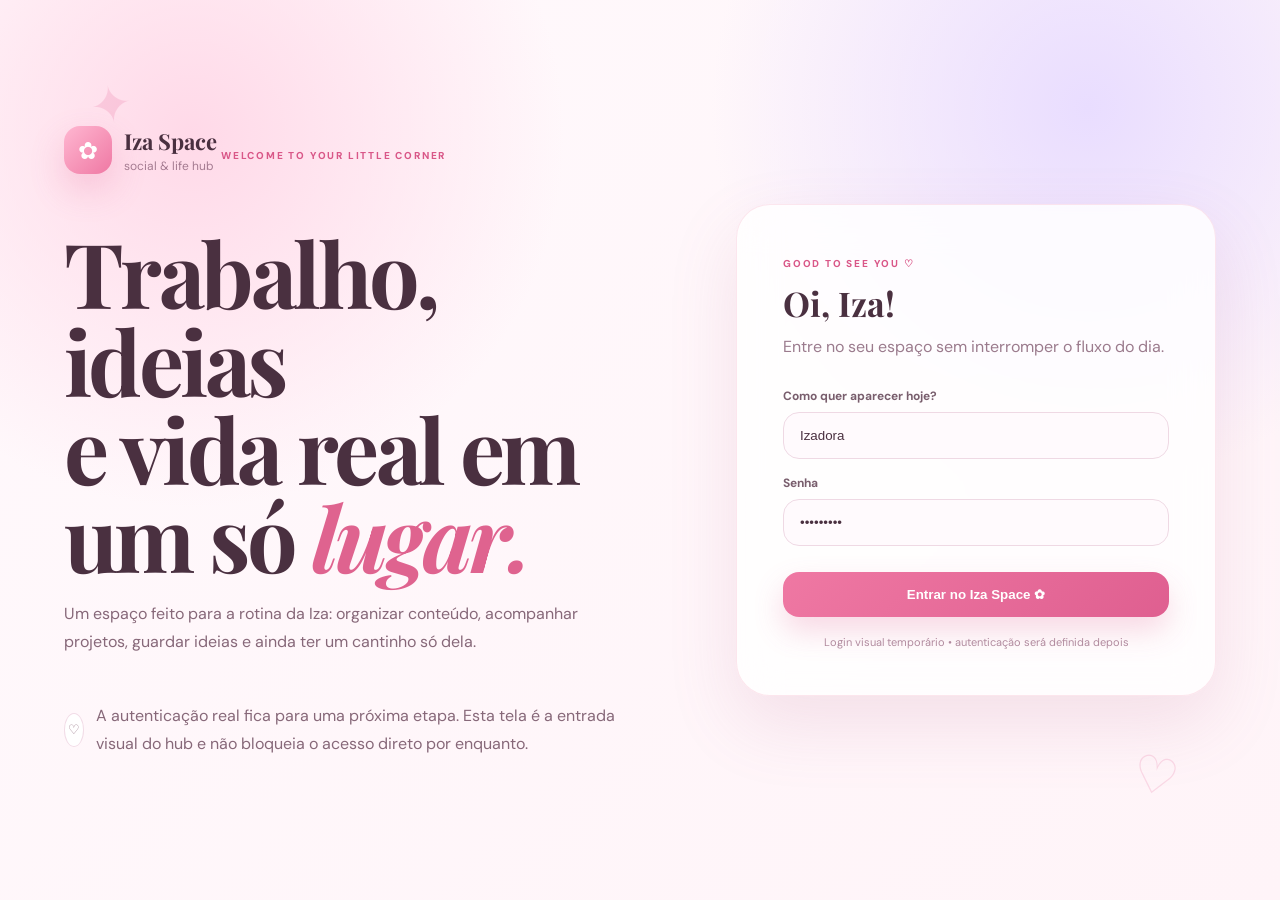
<file: index.html>
<!DOCTYPE html>
<html lang="pt-BR">
<head>
  <meta charset="UTF-8" />
  <meta name="viewport" content="width=device-width, initial-scale=1.0" />
  <meta name="theme-color" content="#ef78a3" />
  <title>Entrar • Iza Space ✿</title>
  <link rel="preconnect" href="https://fonts.googleapis.com">
  <link rel="preconnect" href="https://fonts.gstatic.com" crossorigin>
  <link href="https://fonts.googleapis.com/css2?family=DM+Sans:wght@400;500;600;700&family=Playfair+Display:ital,wght@0,700;1,700&display=swap" rel="stylesheet">
  <link rel="stylesheet" href="login.css" />
</head>
<body>
  <main class="login-shell">
    <span class="spark one">✦</span><span class="spark two">♡</span>
    <section class="login-copy">
      <div class="brand"><div class="brand-mark">✿</div><div><strong>Iza Space</strong><span>social & life hub</span></div></div>
      <span class="eyebrow">welcome to your little corner</span>
      <h1>Trabalho, ideias<br>e vida real em um só <em>lugar.</em></h1>
      <p>Um espaço feito para a rotina da Iza: organizar conteúdo, acompanhar projetos, guardar ideias e ainda ter um cantinho só dela.</p>
      <div class="login-note"><span>♡</span><p>A autenticação real fica para uma próxima etapa. Esta tela é a entrada visual do hub e não bloqueia o acesso direto por enquanto.</p></div>
    </section>

    <section class="login-card">
      <span class="eyebrow">good to see you ♡</span>
      <h2>Oi, Iza!</h2>
      <p>Entre no seu espaço sem interromper o fluxo do dia.</p>
      <form id="loginForm">
        <label class="field"><span>Como quer aparecer hoje?</span><input id="displayName" type="text" value="Izadora" maxlength="40" autocomplete="name" /></label>
        <label class="field"><span>Senha</span><input type="password" value="iza-space" aria-describedby="authNote" autocomplete="current-password" /></label>
        <button class="enter-btn" type="submit">Entrar no Iza Space ✿</button>
      </form>
      <div class="login-foot" id="authNote">Login visual temporário • autenticação será definida depois</div>
    </section>
  </main>
  <div class="transition-curtain" id="transitionCurtain" aria-hidden="true"></div>
  <script src="login.js"></script>
</body>
</html>
</file>
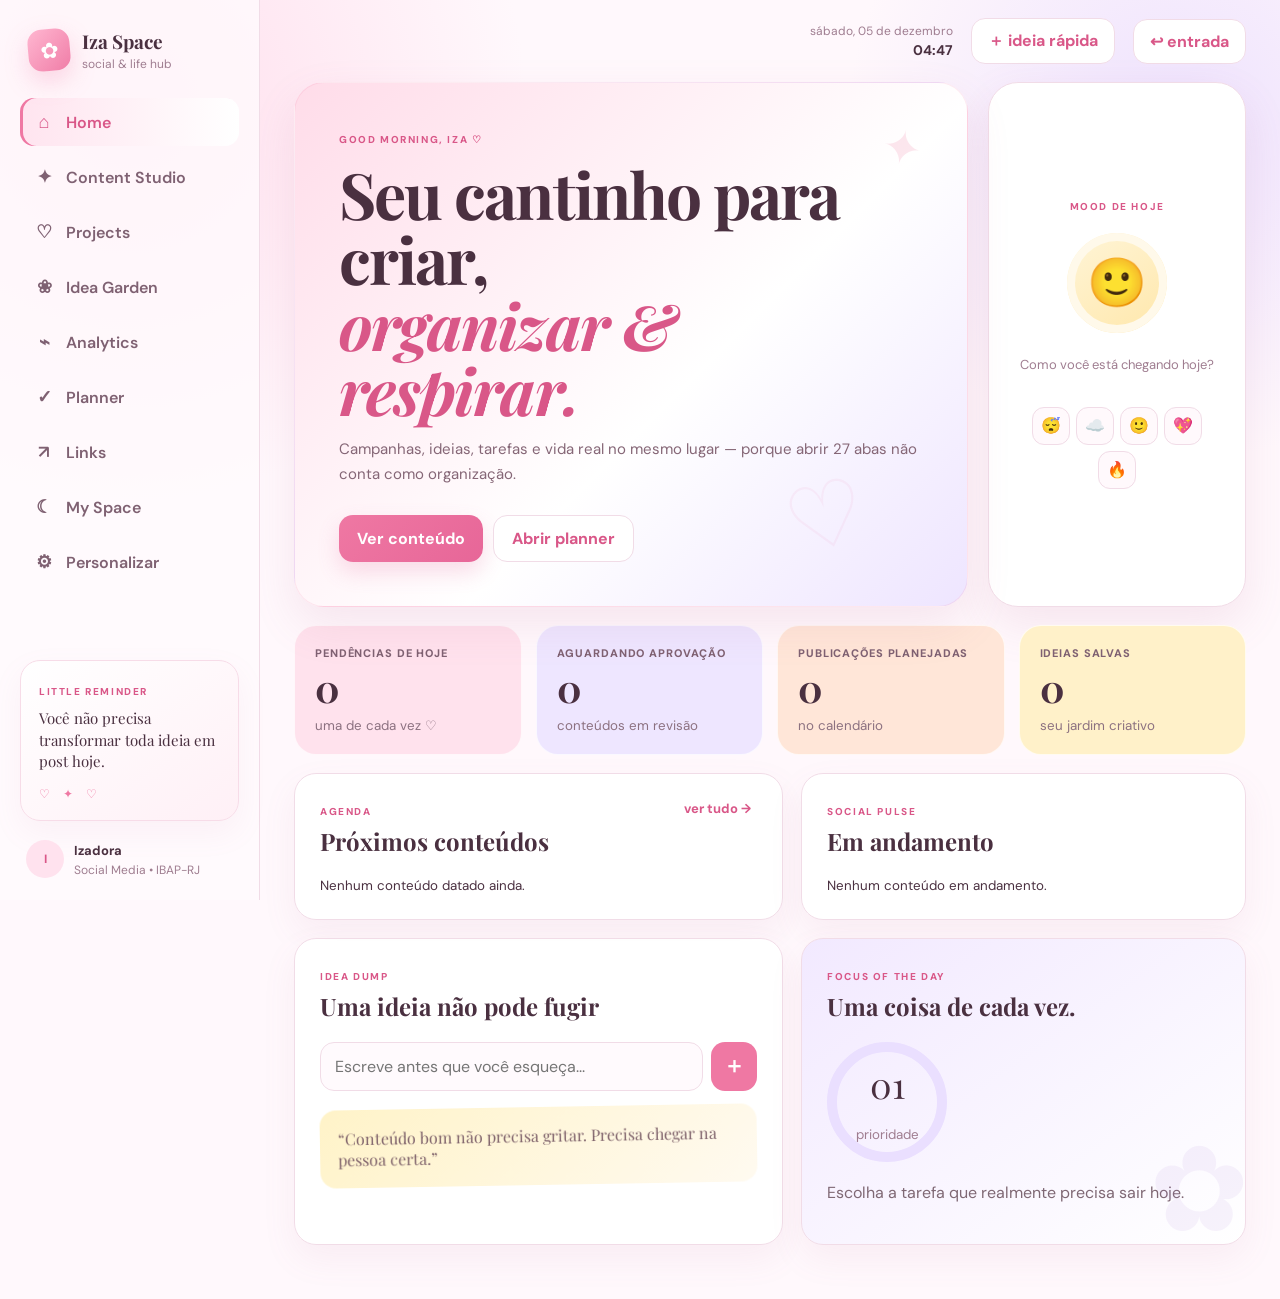
<file: hub.html>
<!DOCTYPE html>
<html lang="pt-BR">
<head>
  <meta charset="UTF-8" />
  <meta name="viewport" content="width=device-width, initial-scale=1.0" />
  <meta name="theme-color" content="#ef78a3" />
  <title>Iza Space ✿</title>
  <link rel="preconnect" href="https://fonts.googleapis.com">
  <link rel="preconnect" href="https://fonts.gstatic.com" crossorigin>
  <link href="https://fonts.googleapis.com/css2?family=DM+Sans:wght@400;500;600;700&family=Playfair+Display:ital,wght@0,700;1,700&display=swap" rel="stylesheet">
  <link rel="stylesheet" href="styles.css" />
  <link rel="stylesheet" href="enhancements.css" />
  <link rel="stylesheet" href="flow.css" />
</head>
<body class="hub-body">
  <div class="app-shell" id="appShell">
    <aside class="sidebar" id="sidebar">
      <div class="brand"><div class="brand-mark">✿</div><div><strong>Iza Space</strong><span>social & life hub</span></div></div>
      <nav class="nav" aria-label="Navegação principal">
        <button class="nav-link active" data-page="home"><span>⌂</span> Home</button>
        <button class="nav-link" data-page="content"><span>✦</span> Content Studio</button>
        <button class="nav-link" data-page="projects"><span>♡</span> Projects</button>
        <button class="nav-link" data-page="ideas"><span>❀</span> Idea Garden</button>
        <button class="nav-link" data-page="analytics"><span>⌁</span> Analytics</button>
        <button class="nav-link" data-page="planner"><span>✓</span> Planner</button>
        <button class="nav-link" data-page="links"><span>↗</span> Links</button>
        <button class="nav-link" data-page="myspace"><span>☾</span> My Space</button>
        <button class="nav-link" data-page="settings"><span>⚙</span> Personalizar</button>
      </nav>
      <div class="sidebar-card"><span class="mini-label">little reminder</span><p id="reminderText">Você não precisa transformar toda ideia em post hoje.</p><div class="tiny-hearts">♡ ✦ ♡</div></div>
      <div class="sidebar-footer"><div class="avatar avatar-image" id="sidebarAvatar">IZ</div><div><strong id="sidebarName">Izadora</strong><span id="sidebarRole">Social Media • IBAP-RJ</span></div></div>
    </aside>

    <main class="main">
      <header class="topbar">
        <button class="menu-btn" id="menuBtn" aria-label="Abrir menu">☰</button>
        <div class="topbar-copy"><span id="todayLabel">Hoje</span><strong id="clockLabel">--:--</strong></div>
        <button class="soft-btn" id="quickIdeaBtn">＋ ideia rápida</button>
        <a class="soft-btn exit-link" href="index.html">↩ entrada</a>
      </header>

      <section class="page active" id="home">
        <div class="hero-grid">
          <article class="hero-card">
            <span class="eyebrow" id="greetingLabel">good afternoon, iza ♡</span>
            <h1>Seu cantinho para criar,<br><em>organizar & respirar.</em></h1>
            <p id="heroBio">Campanhas, ideias, tarefas e vida real no mesmo lugar — porque abrir 27 abas não conta como organização.</p>
            <div class="hero-actions"><button class="primary-btn" data-goto="content">Ver conteúdo</button><button class="ghost-btn" data-goto="planner">Abrir planner</button></div>
          </article>
          <article class="mood-card"><span class="eyebrow">mood de hoje</span><div class="mood-face" id="moodFace">🙂</div><p id="moodText">Como você está chegando hoje?</p><div class="mood-options"><button data-mood="😴" data-label="Modo economia de energia">😴</button><button data-mood="☁️" data-label="Meio nublada, mas indo">☁️</button><button data-mood="🙂" data-label="De boas e funcionando">🙂</button><button data-mood="💖" data-label="Criativa e animada">💖</button><button data-mood="🔥" data-label="Hoje ninguém me segura">🔥</button></div></article>
        </div>
        <div class="stats-grid">
          <article class="stat-card pink"><span>pendências de hoje</span><strong id="todayTasksCount">0</strong><small>uma de cada vez ♡</small></article>
          <article class="stat-card lilac"><span>aguardando aprovação</span><strong id="approvalCount">0</strong><small>conteúdos em revisão</small></article>
          <article class="stat-card peach"><span>publicações planejadas</span><strong id="scheduledCount">0</strong><small>no calendário</small></article>
          <article class="stat-card cream"><span>ideias salvas</span><strong id="ideaCount">0</strong><small>seu jardim criativo</small></article>
        </div>
        <div class="dashboard-grid">
          <article class="panel agenda-panel"><div class="panel-head"><div><span class="eyebrow">agenda</span><h2>Próximos conteúdos</h2></div><button class="text-btn" data-goto="content">ver tudo →</button></div><div class="timeline" id="homeSchedule"></div></article>
          <article class="panel content-panel"><div class="panel-head"><div><span class="eyebrow">social pulse</span><h2>Em andamento</h2></div></div><div class="content-list" id="homeContentList"></div></article>
          <article class="panel idea-preview"><div class="panel-head"><div><span class="eyebrow">idea dump</span><h2>Uma ideia não pode fugir</h2></div></div><form id="homeIdeaForm" class="inline-form"><input id="homeIdeaInput" maxlength="120" placeholder="Escreve antes que você esqueça..." /><button class="icon-btn">＋</button></form><div class="idea-note" id="quoteCard">“Conteúdo bom não precisa gritar. Precisa chegar na pessoa certa.”</div></article>
          <article class="panel focus-panel"><span class="eyebrow">focus of the day</span><h2 id="focusTitle">Uma coisa de cada vez.</h2><div class="focus-ring"><span>01</span><small>prioridade</small></div><p id="focusText">Escolha a tarefa que realmente precisa sair hoje.</p></article>
        </div>
      </section>

      <section class="page" id="content">
        <div class="page-title"><span class="eyebrow">content studio ✦</span><h1>Conteúdo sem caos.</h1><p>Cadastre posts, datas, links, canais e status. Tudo é editável.</p></div>
        <form id="contentForm" class="content-form panel"><input id="contentTitle" placeholder="Título do conteúdo" maxlength="100" required /><select id="contentPlatform"><option>Instagram</option><option>LinkedIn</option><option>Stories</option><option>Reel</option><option>YouTube</option><option>Outro</option></select><select id="contentStatus"><option value="idea">Ideia</option><option value="producing">Em produção</option><option value="review">Aprovação</option><option value="scheduled">Agendado</option><option value="published">Publicado</option></select><input id="contentDate" type="datetime-local" /><input id="contentLink" type="url" placeholder="Link do post / referência" /><textarea id="contentNotes" placeholder="Legenda, briefing ou observações..." maxlength="500"></textarea><button class="primary-btn">Salvar conteúdo ✦</button></form>
        <div class="content-toolbar"><input id="contentSearch" placeholder="Buscar conteúdo..." /><select id="contentFilter"><option value="all">Todos</option><option value="idea">Ideias</option><option value="producing">Em produção</option><option value="review">Aprovação</option><option value="scheduled">Agendados</option><option value="published">Publicados</option></select></div><div class="kanban" id="contentBoard"></div>
      </section>

      <section class="page" id="projects"><div class="page-title"><span class="eyebrow">projects ♡</span><h1>Campanhas & projetos.</h1><p>Projetos editáveis com progresso e prazo.</p></div><form id="projectForm" class="compact-form panel"><input id="projectName" placeholder="Nome do projeto" required /><input id="projectDeadline" type="date" /><input id="projectProgress" type="number" min="0" max="100" value="0" /><button class="primary-btn">Adicionar projeto</button></form><div class="project-grid" id="projectGrid"></div></section>

      <section class="page" id="ideas"><div class="page-title"><span class="eyebrow">idea garden ❀</span><h1>Plante ideias. Colha conteúdo.</h1><p>Guarde referências, pensamentos e formatos.</p></div><form id="ideaForm" class="big-idea-form"><textarea id="ideaInput" maxlength="240" placeholder="Qual foi a ideia que apareceu do nada?"></textarea><div><span id="ideaChars">0/240</span><button class="primary-btn">Plantar ideia ✿</button></div></form><div class="idea-grid" id="ideaGrid"></div></section>

      <section class="page" id="analytics"><div class="page-title"><span class="eyebrow">analytics ⌁</span><h1>Números que contam história.</h1><p>Enquanto a integração com Instagram fica para depois, os números podem ser atualizados manualmente.</p></div><form id="metricsForm" class="metrics-form panel"><label>Seguidores<input id="metricFollowers" type="number" min="0" /></label><label>Alcance<input id="metricReach" type="number" min="0" /></label><label>Engajamento (%)<input id="metricEngagement" type="number" min="0" step="0.1" /></label><label>Visitas ao perfil<input id="metricVisits" type="number" min="0" /></label><label>Publicações<input id="metricPosts" type="number" min="0" /></label><button class="primary-btn">Atualizar números</button></form><div class="stats-grid analytics-stats"><article class="stat-card pink"><span>seguidores</span><strong id="followersStat">0</strong><small>Instagram</small></article><article class="stat-card lilac"><span>alcance</span><strong id="reachStat">0</strong><small>período informado</small></article><article class="stat-card peach"><span>engajamento</span><strong id="engagementStat">0%</strong><small>taxa registrada</small></article><article class="stat-card cream"><span>publicações</span><strong id="postsStat">0</strong><small>registradas</small></article></div><article class="panel"><span class="eyebrow">histórico</span><h2>Snapshots de métricas</h2><div id="metricsHistory" class="history-list"></div></article></section>

      <section class="page" id="planner"><div class="page-title"><span class="eyebrow">planner ✓</span><h1>Tira da cabeça. Coloca aqui.</h1><p>Tarefas com prioridade, categoria, data e edição.</p></div><form id="taskForm" class="task-form"><input id="taskInput" maxlength="100" placeholder="Adicionar nova tarefa..." required /><select id="taskCategory"><option value="today">Hoje</option><option value="week">Essa semana</option><option value="waiting">Esperando alguém</option><option value="later">Depois</option></select><select id="taskPriority"><option value="normal">Normal</option><option value="high">Alta</option><option value="low">Baixa</option></select><input id="taskDate" type="date" /><button class="primary-btn">Adicionar</button></form><div class="task-board" id="taskBoard"></div></section>

      <section class="page" id="links"><div class="page-title"><span class="eyebrow">quick links ↗</span><h1>Atalhos que salvam cliques.</h1><p>Canva, Drive, Instagram, Meta Business Suite ou qualquer ferramenta da rotina.</p></div><form id="linkForm" class="compact-form panel"><input id="linkLabel" placeholder="Nome do link" required /><input id="linkUrl" type="url" placeholder="https://..." required /><select id="linkCategory"><option>Trabalho</option><option>Social</option><option>Pessoal</option><option>Referência</option></select><button class="primary-btn">Adicionar atalho</button></form><div class="link-grid" id="linkGrid"></div></section>

      <section class="page" id="myspace"><div class="page-title"><span class="eyebrow">my space ☾</span><h1>Nem tudo precisa ser trabalho.</h1><p>Um espaço pessoal para lembrar que existe vida fora do feed.</p></div><div class="personal-grid"><article class="panel personal-card"><span class="eyebrow">brain dump</span><h2>Tira isso da cabeça.</h2><textarea class="brain-dump" id="brainDump" placeholder="Escreve qualquer coisa aqui..."></textarea><small id="brainSaved">salvo automaticamente ♡</small></article><article class="panel personal-card"><span class="eyebrow">little list</span><h2>Coisas que quero fazer</h2><div id="personalList"></div><form id="personalForm" class="inline-form"><input id="personalInput" placeholder="Adicionar algo para você..." /><button class="icon-btn">＋</button></form></article></div></section>

      <section class="page" id="settings"><div class="page-title"><span class="eyebrow">make it yours ⚙</span><h1>Personalizar Iza Space.</h1><p>Nome, foto, textos e detalhes do hub ficam do jeitinho dela.</p></div><form id="profileForm" class="settings-grid"><article class="panel profile-editor"><div class="profile-preview avatar-image" id="profilePreview">IZ</div><label class="upload-btn">Escolher foto<input id="profileImage" type="file" accept="image/*" hidden /></label><small>A foto fica salva neste navegador.</small></article><article class="panel settings-fields"><label>Nome<input id="profileName" /></label><label>Apelido da saudação<input id="profileNickname" /></label><label>Cargo<input id="profileRole" /></label><label>Bio da home<textarea id="profileBio" maxlength="240"></textarea></label><label>Lembrete da sidebar<input id="profileReminder" maxlength="120" /></label><label>Frase do card<input id="profileQuote" maxlength="160" /></label><button class="primary-btn">Salvar personalização</button></article></form></section>
    </main>
  </div>

  <dialog id="ideaModal" class="modal"><form method="dialog" class="modal-card" id="modalIdeaForm"><button class="modal-close" value="cancel">×</button><span class="eyebrow">quick capture</span><h2>Salva antes que fuja.</h2><textarea id="modalIdeaInput" maxlength="240" placeholder="Sua ideia..."></textarea><button class="primary-btn" value="default">Guardar ideia</button></form></dialog>
  <div class="page-transition" id="pageTransition" aria-hidden="true"></div>
  <script src="hub.js"></script>
</body>
</html>
</file>
<file: login.css>
*{box-sizing:border-box}html,body{margin:0;min-height:100%;font-family:"DM Sans",sans-serif;color:#4a3040}body{min-height:100vh;background:radial-gradient(circle at 15% 15%,#ffd9e8 0,transparent 28%),radial-gradient(circle at 85% 12%,#e9ddff 0,transparent 28%),linear-gradient(135deg,#fff9fc,#fff4f8);overflow:hidden}.login-shell{min-height:100vh;display:grid;grid-template-columns:1.08fr .92fr;align-items:center;padding:clamp(24px,5vw,72px);gap:clamp(30px,6vw,90px);position:relative}.spark{position:absolute;font-size:clamp(28px,4vw,54px);color:rgba(225,91,144,.18);user-select:none}.spark.one{top:8%;left:7%;transform:rotate(-10deg)}.spark.two{right:8%;bottom:10%;transform:rotate(13deg)}.login-copy{max-width:720px}.brand{display:inline-flex;align-items:center;gap:12px;margin-bottom:42px}.brand-mark{width:48px;height:48px;border-radius:16px;display:grid;place-items:center;background:linear-gradient(135deg,#ffb7d1,#ef78a3);color:#fff;font-size:24px;box-shadow:0 15px 35px rgba(225,91,144,.24)}.brand strong{font-family:"Playfair Display",serif;font-size:22px}.brand span{display:block;color:#a57b91;font-size:12px;margin-top:2px}.eyebrow{text-transform:uppercase;letter-spacing:.18em;font-size:10px;font-weight:800;color:#d95788}.login-copy h1{font-family:"Playfair Display",serif;font-size:clamp(52px,7vw,92px);line-height:.98;letter-spacing:-.04em;margin:12px 0 20px}.login-copy h1 em{color:#df638f;font-weight:700}.login-copy p{font-size:16px;line-height:1.75;color:#876879;max-width:610px}.login-note{margin-top:30px;display:flex;gap:12px;align-items:center;color:#9c7b8c;font-size:13px}.login-note span{width:34px;height:34px;border-radius:50%;background:#fff;display:grid;place-items:center;border:1px solid #f2dce7}.login-card{background:rgba(255,255,255,.82);border:1px solid rgba(239,120,163,.18);box-shadow:0 28px 70px rgba(179,93,135,.14);backdrop-filter:blur(20px);border-radius:34px;padding:clamp(28px,4vw,46px);max-width:480px;width:100%;justify-self:end}.login-card h2{font-family:"Playfair Display",serif;font-size:34px;margin:8px 0 8px}.login-card>p{margin:0 0 28px;color:#9b7b8d;line-height:1.6}.field{display:grid;gap:8px;margin:16px 0}.field span{font-size:12px;font-weight:700;color:#795e6d}.field input{width:100%;border:1px solid #efd9e4;background:#fffafd;color:#4a3040;border-radius:16px;padding:15px 16px;outline:none;transition:.2s}.field input:focus{border-color:#ef78a3;box-shadow:0 0 0 4px rgba(239,120,163,.12)}.enter-btn{width:100%;border:0;border-radius:16px;padding:15px 18px;margin-top:10px;background:linear-gradient(135deg,#ef78a3,#df5f90);color:#fff;font-weight:800;cursor:pointer;box-shadow:0 14px 30px rgba(225,91,144,.23);transition:.2s}.enter-btn:hover{transform:translateY(-2px);box-shadow:0 18px 34px rgba(225,91,144,.29)}.login-foot{text-align:center;color:#b18b9e;font-size:11px;margin-top:18px}.transition-curtain{position:fixed;inset:0;background:linear-gradient(135deg,#fff7fb,#f5eaff);z-index:20;opacity:0;pointer-events:none;transition:opacity .24s ease}.transition-curtain.active{opacity:1}@media(max-width:860px){body{overflow:auto}.login-shell{grid-template-columns:1fr;min-height:auto;padding-top:40px}.login-copy h1{font-size:clamp(48px,14vw,72px)}.login-card{justify-self:stretch;max-width:none}.login-copy p{max-width:none}}@media(prefers-reduced-motion:reduce){*{transition:none!important}}
</file>
<file: styles.css>
* { box-sizing: border-box; }
:root {
  --bg: #fff8fc;
  --surface: rgba(255,255,255,.88);
  --surface-solid: #ffffff;
  --text: #4a3040;
  --muted: #9f7d90;
  --pink: #ef78a3;
  --pink-dark: #d95788;
  --pink-soft: #ffe2ee;
  --lilac: #d9c7ff;
  --lilac-soft: #f2ebff;
  --peach: #ffd8c2;
  --cream: #fff0ca;
  --green: #bde8d2;
  --line: #f1dce7;
  --shadow: 0 18px 45px rgba(180, 101, 137, .12);
  --radius-xl: 30px;
  --radius-lg: 22px;
  --radius-md: 16px;
}
html { scroll-behavior: smooth; }
body {
  margin: 0;
  min-height: 100vh;
  background:
    radial-gradient(circle at 10% 8%, rgba(255, 210, 229, .68), transparent 24%),
    radial-gradient(circle at 92% 10%, rgba(217, 199, 255, .46), transparent 20%),
    var(--bg);
  color: var(--text);
  font-family: "DM Sans", sans-serif;
}
button, input, select, textarea { font: inherit; }
button { cursor: pointer; }
button:focus-visible, input:focus-visible, textarea:focus-visible, select:focus-visible { outline: 3px solid rgba(239,120,163,.28); outline-offset: 2px; }
.app-shell { min-height: 100vh; display: grid; grid-template-columns: 260px 1fr; }
.sidebar {
  position: sticky; top: 0; height: 100vh; padding: 28px 20px 22px;
  border-right: 1px solid var(--line); background: rgba(255,250,253,.8); backdrop-filter: blur(18px);
  display: flex; flex-direction: column; z-index: 20;
}
.brand { display: flex; align-items: center; gap: 12px; padding: 0 8px 26px; }
.brand-mark { width: 42px; height: 42px; border-radius: 14px; display: grid; place-items: center; background: linear-gradient(135deg, #ffb7d1, #f07da7); color: #fff; font-size: 22px; box-shadow: 0 10px 24px rgba(239,120,163,.28); transform: rotate(-5deg); }
.brand strong { display: block; font-family: "Playfair Display", serif; font-size: 19px; }
.brand span, .sidebar-footer span { display: block; color: var(--muted); font-size: 12px; margin-top: 2px; }
.nav { display: grid; gap: 7px; }
.nav-link { border: 0; background: transparent; color: #7f6172; text-align: left; padding: 12px 13px; border-radius: 14px; display: flex; gap: 11px; align-items: center; font-weight: 600; transition: .2s ease; }
.nav-link span { width: 22px; text-align: center; font-size: 18px; }
.nav-link:hover { background: #fff; color: var(--pink-dark); transform: translateX(3px); }
.nav-link.active { background: linear-gradient(90deg, #ffe4ef, #fff); color: var(--pink-dark); box-shadow: inset 3px 0 0 var(--pink); }
.sidebar-card { margin-top: auto; background: linear-gradient(145deg, #fff, #fff0f6); border: 1px solid #f7dce8; border-radius: 20px; padding: 18px; box-shadow: 0 12px 30px rgba(205,125,160,.08); }
.sidebar-card p { font-family: "Playfair Display", serif; font-size: 15px; line-height: 1.45; margin: 8px 0 13px; }
.tiny-hearts { color: var(--pink); letter-spacing: 5px; font-size: 12px; }
.sidebar-footer { display: flex; gap: 10px; align-items: center; padding: 18px 6px 0; }
.avatar { width: 38px; height: 38px; border-radius: 50%; display: grid; place-items: center; background: var(--pink-soft); color: var(--pink-dark); font-weight: 800; font-size: 12px; }
.sidebar-footer strong { font-size: 13px; }
.main { min-width: 0; padding: 0 34px 54px; }
.topbar { height: 82px; display: flex; align-items: center; justify-content: flex-end; gap: 18px; }
.topbar-copy { text-align: right; }
.topbar-copy span { color: var(--muted); font-size: 12px; display: block; }
.topbar-copy strong { font-size: 14px; }
.menu-btn { display: none; margin-right: auto; border: 0; background: #fff; color: var(--pink-dark); border-radius: 12px; padding: 9px 12px; box-shadow: var(--shadow); }
.soft-btn, .ghost-btn, .primary-btn, .icon-btn { border: 0; border-radius: 14px; font-weight: 700; transition: .2s ease; }
.soft-btn { padding: 11px 16px; background: #fff; color: var(--pink-dark); border: 1px solid var(--line); }
.soft-btn:hover, .ghost-btn:hover { transform: translateY(-2px); box-shadow: 0 10px 24px rgba(206,111,153,.13); }
.primary-btn { padding: 12px 18px; background: linear-gradient(135deg, var(--pink), #e76698); color: #fff; box-shadow: 0 10px 22px rgba(225,91,144,.2); }
.primary-btn:hover { transform: translateY(-2px); box-shadow: 0 14px 28px rgba(225,91,144,.28); }
.ghost-btn { padding: 12px 18px; background: #fff; color: var(--pink-dark); border: 1px solid var(--line); }
.text-btn { border: 0; background: transparent; color: var(--pink-dark); font-weight: 700; font-size: 13px; }
.page { display: none; animation: pageIn .32s ease; }
.page.active { display: block; }
@keyframes pageIn { from { opacity: 0; transform: translateY(6px); } to { opacity: 1; transform: translateY(0); } }
.hero-grid { display: grid; grid-template-columns: minmax(0, 1.7fr) minmax(240px, .65fr); gap: 20px; }
.hero-card { min-height: 345px; border-radius: var(--radius-xl); padding: 44px; position: relative; overflow: hidden; background: linear-gradient(135deg, #ffdce9 0%, #fff 58%, #eee5ff 100%); border: 1px solid rgba(239,120,163,.14); box-shadow: var(--shadow); }
.hero-card::before { content: "✦"; position: absolute; right: 45px; top: 34px; font-size: 48px; color: rgba(239,120,163,.18); transform: rotate(12deg); }
.hero-card::after { content: "♡"; position: absolute; right: 100px; bottom: 30px; font-size: 90px; color: rgba(239,120,163,.08); transform: rotate(-15deg); }
.eyebrow, .mini-label { color: var(--pink-dark); text-transform: uppercase; letter-spacing: .16em; font-size: 10px; font-weight: 800; }
.hero-card h1, .page-title h1 { font-family: "Playfair Display", serif; margin: 13px 0 15px; line-height: 1.02; letter-spacing: -.03em; }
.hero-card h1 { font-size: clamp(38px, 5vw, 68px); max-width: 760px; }
.hero-card h1 em { color: var(--pink-dark); font-weight: 700; }
.hero-card p { color: #856676; max-width: 660px; line-height: 1.65; font-size: 15px; }
.hero-actions { display: flex; gap: 10px; margin-top: 28px; flex-wrap: wrap; }
.mood-card { border-radius: var(--radius-xl); padding: 28px; background: #fff; border: 1px solid var(--line); box-shadow: var(--shadow); text-align: center; display: flex; flex-direction: column; align-items: center; justify-content: center; }
.mood-face { width: 100px; height: 100px; border-radius: 50%; background: linear-gradient(145deg, #fff5d8, #ffe7aa); display: grid; place-items: center; font-size: 48px; margin: 20px auto 10px; box-shadow: inset 0 0 0 8px #fff9ea; }
.mood-card p { color: var(--muted); font-size: 13px; min-height: 38px; }
.mood-options { display: flex; gap: 6px; flex-wrap: wrap; justify-content: center; }
.mood-options button { width: 38px; height: 38px; border: 1px solid var(--line); border-radius: 12px; background: #fff9fc; transition: .2s ease; }
.mood-options button:hover, .mood-options button.active { transform: translateY(-3px) scale(1.05); background: var(--pink-soft); border-color: #f5b8cf; }
.stats-grid { display: grid; grid-template-columns: repeat(4, 1fr); gap: 14px; margin: 18px 0; }
.stat-card { padding: 20px; border-radius: 22px; border: 1px solid rgba(255,255,255,.72); min-height: 130px; display: flex; flex-direction: column; justify-content: space-between; }
.stat-card span { font-size: 11px; font-weight: 800; text-transform: uppercase; letter-spacing: .08em; color: #7f6172; }
.stat-card strong { font-family: "Playfair Display", serif; font-size: 38px; line-height: 1; }
.stat-card small { color: #8c7180; }
.stat-card.pink { background: #ffe2ed; }.stat-card.lilac { background: #eee6ff; }.stat-card.peach { background: #ffe6d8; }.stat-card.cream { background: #fff1c9; }
.dashboard-grid, .analytics-grid, .personal-grid { display: grid; gap: 18px; }
.dashboard-grid { grid-template-columns: 1.1fr 1fr; }
.panel { background: var(--surface); border: 1px solid var(--line); border-radius: var(--radius-lg); padding: 25px; box-shadow: 0 14px 34px rgba(183,105,140,.08); backdrop-filter: blur(12px); }
.panel-head { display: flex; align-items: flex-start; justify-content: space-between; gap: 15px; margin-bottom: 20px; }
.panel h2, .modal h2 { font-family: "Playfair Display", serif; margin: 5px 0 0; font-size: 24px; }
.timeline { display: grid; gap: 0; }
.timeline-item { display: grid; grid-template-columns: 55px 16px 1fr; align-items: stretch; min-height: 58px; }
.timeline-item time { color: var(--muted); font-size: 12px; padding-top: 3px; }
.timeline-item > span { position: relative; width: 1px; background: #f0d6e2; margin-left: 7px; }
.timeline-item > span::before { content: ""; position: absolute; top: 3px; left: -4px; width: 9px; height: 9px; border-radius: 50%; background: var(--pink); box-shadow: 0 0 0 4px #fff0f6; }
.timeline-item strong, .content-row strong { display: block; font-size: 13px; }
.timeline-item small, .content-row small { color: var(--muted); display: block; margin-top: 4px; }
.content-list { display: grid; gap: 10px; }
.content-row { display: grid; grid-template-columns: 42px 1fr auto; align-items: center; gap: 12px; padding: 12px; border-radius: 15px; background: #fffafd; }
.platform { width: 40px; height: 40px; display: grid; place-items: center; border-radius: 13px; font-size: 11px; font-weight: 900; }
.platform.ig { background: #ffe1ed; color: #c94f7c; }.platform.re { background: #eee4ff; color: #795ab0; }.platform.li { background: #e5f1ff; color: #4b7da4; }
.status { white-space: nowrap; font-size: 10px; font-weight: 800; padding: 7px 9px; border-radius: 999px; }
.status.producing { background: #ffe2ed; color: #bd4c75; }.status.review { background: #fff0c7; color: #9a7634; }.status.scheduled { background: #dff4e9; color: #4d8b6b; }
.inline-form { display: flex; gap: 8px; }
.inline-form input, .task-form input, .task-form select, .big-idea-form textarea, .brain-dump, .modal textarea { width: 100%; border: 1px solid var(--line); background: #fffafd; border-radius: 14px; padding: 13px 14px; color: var(--text); }
.icon-btn { width: 46px; flex: 0 0 46px; background: var(--pink); color: #fff; font-size: 22px; }
.idea-note { margin-top: 16px; padding: 18px; border-radius: 16px; background: linear-gradient(135deg, #fff3c8, #fffaf0); font-family: "Playfair Display", serif; color: #7c5f68; transform: rotate(-1deg); }
.focus-panel { position: relative; overflow: hidden; background: linear-gradient(145deg, #f2e9ff, #fff); }
.focus-panel::after { content: "✿"; position: absolute; right: -5px; bottom: -24px; font-size: 120px; color: rgba(148,107,205,.08); }
.focus-ring { width: 120px; height: 120px; border-radius: 50%; border: 10px solid #eadfff; display: grid; place-items: center; margin: 20px 0; text-align: center; }
.focus-ring span { font-family: "Playfair Display", serif; font-size: 36px; display: block; }.focus-ring small { color: var(--muted); }
.focus-panel p { color: #7f6874; max-width: 360px; }
.page-title { padding: 28px 2px 22px; max-width: 780px; }
.page-title h1 { font-size: clamp(38px, 5vw, 58px); }
.page-title p { color: var(--muted); line-height: 1.6; }
.week-strip { display: grid; grid-template-columns: repeat(5, minmax(80px, 1fr)); gap: 10px; margin-bottom: 18px; }
.week-strip button { border: 1px solid var(--line); background: #fff; color: var(--muted); border-radius: 18px; padding: 13px; }
.week-strip button span { display: block; font-size: 10px; font-weight: 800; letter-spacing: .1em; }.week-strip button strong { display: block; font-size: 22px; margin-top: 3px; color: var(--text); }
.week-strip button.today { background: linear-gradient(145deg, #f184ad, #e86296); color: #fff; border-color: transparent; box-shadow: 0 12px 26px rgba(225,95,146,.2); }.week-strip button.today strong { color: #fff; }
.kanban { display: grid; grid-template-columns: repeat(4, minmax(220px, 1fr)); gap: 14px; overflow-x: auto; padding-bottom: 8px; }
.kanban-col { background: rgba(255,255,255,.55); border: 1px solid var(--line); border-radius: 22px; padding: 14px; min-height: 430px; }
.kanban-title { display: flex; justify-content: space-between; align-items: center; padding: 5px 4px 13px; font-weight: 800; font-size: 13px; }.kanban-title b { background: var(--pink-soft); color: var(--pink-dark); width: 27px; height: 27px; border-radius: 50%; display: grid; place-items: center; font-size: 11px; }
.kanban-card { background: #fff; border: 1px solid #f3e3ea; border-radius: 17px; padding: 16px; margin-bottom: 10px; box-shadow: 0 8px 22px rgba(194,117,151,.06); }.kanban-card.featured { background: linear-gradient(150deg,#fff,#fff0f6); }
.kanban-card small { color: var(--pink-dark); font-size: 9px; font-weight: 900; letter-spacing: .1em; }.kanban-card strong { display: block; margin: 8px 0; font-size: 14px; }.kanban-card p { color: var(--muted); font-size: 12px; line-height: 1.5; }.kanban-card > span { font-size: 11px; color: #846b78; }
.project-grid { display: grid; grid-template-columns: repeat(3, 1fr); gap: 16px; }
.project-card { background: #fff; border: 1px solid var(--line); border-radius: 24px; padding: 24px; box-shadow: var(--shadow); }.project-top { display: flex; justify-content: space-between; align-items: center; }.project-icon { width: 48px; height: 48px; border-radius: 15px; background: #fff1f6; display: grid; place-items: center; font-size: 22px; }.project-card h3 { font-family: "Playfair Display", serif; font-size: 23px; margin: 20px 0 8px; }.project-card p { color: var(--muted); line-height: 1.55; min-height: 72px; }.progress { height: 8px; background: #f8eaf1; border-radius: 999px; overflow: hidden; margin: 18px 0 8px; }.progress span { height: 100%; display: block; border-radius: inherit; background: linear-gradient(90deg,var(--pink),#caa8ff); }.project-card small { color: var(--muted); }
.big-idea-form { background: linear-gradient(135deg,#fff,#fff1f6); border: 1px solid var(--line); border-radius: 24px; padding: 18px; margin-bottom: 18px; box-shadow: var(--shadow); }.big-idea-form textarea { min-height: 100px; resize: vertical; }.big-idea-form > div { display: flex; justify-content: space-between; align-items: center; margin-top: 10px; }.big-idea-form span { color: var(--muted); font-size: 11px; }
.idea-grid { columns: 3 240px; column-gap: 14px; }.idea-card { break-inside: avoid; margin-bottom: 14px; padding: 20px; border-radius: 18px; border: 1px solid rgba(235,196,212,.7); box-shadow: 0 10px 26px rgba(190,112,148,.07); position: relative; }.idea-card:nth-child(4n+1){background:#fff0c8;transform:rotate(-.5deg)}.idea-card:nth-child(4n+2){background:#ffe7f0;transform:rotate(.5deg)}.idea-card:nth-child(4n+3){background:#efe6ff;transform:rotate(-.3deg)}.idea-card:nth-child(4n){background:#e9f7f0;transform:rotate(.4deg)}.idea-card p { margin: 0; line-height: 1.55; font-family: "Playfair Display", serif; font-size: 17px; }.idea-card footer { display: flex; justify-content: space-between; align-items: center; margin-top: 20px; }.idea-card small { color: #9c7d8c; }.idea-delete { border: 0; background: rgba(255,255,255,.58); color: #b56b89; width: 30px; height: 30px; border-radius: 50%; }
.analytics-grid { grid-template-columns: 1.5fr .7fr; }.bar-chart { height: 250px; display: grid; grid-template-columns: repeat(7,1fr); gap: 13px; align-items: end; padding-top: 20px; }.bar-chart > div { height: 100%; display: flex; flex-direction: column; align-items: center; justify-content: flex-end; gap: 8px; }.bar-chart span { width: min(32px,80%); background: linear-gradient(180deg,#ef8cb0,#e1c5ff); border-radius: 10px 10px 5px 5px; min-height: 12px; }.bar-chart small { color: var(--muted); }.winner { background: linear-gradient(145deg,#fff0c5,#fff); display: flex; flex-direction: column; justify-content: center; }.winner > strong { font-family: "Playfair Display",serif; font-size: 52px; margin-top: 20px; }.winner p { color: var(--muted); }.winner-meta { display: flex; gap: 8px; flex-wrap: wrap; }.winner-meta span { background: rgba(255,255,255,.7); padding: 8px 10px; border-radius: 999px; font-size: 11px; }
.task-form { display: grid; grid-template-columns: 1fr 190px auto; gap: 10px; margin-bottom: 18px; }.task-board { display: grid; grid-template-columns: repeat(4,1fr); gap: 14px; }.task-column { background: rgba(255,255,255,.6); border: 1px solid var(--line); border-radius: 22px; padding: 14px; min-height: 330px; }.task-column h3 { font-family: "Playfair Display",serif; display: flex; justify-content: space-between; font-size: 17px; margin: 3px 3px 15px; }.task-column h3 span { font-family:"DM Sans",sans-serif; font-size: 10px; color: var(--pink-dark); background: var(--pink-soft); border-radius: 999px; padding: 5px 8px; }.task-item { background:#fff; border:1px solid #f2e2e9; border-radius:14px; padding:12px; display:flex; align-items:flex-start; gap:9px; margin-bottom:9px; }.task-item input { margin-top:3px; accent-color: var(--pink); }.task-item label { flex:1; font-size:12px; line-height:1.45; }.task-item.done label { text-decoration: line-through; color:#b59ba8; }.task-remove { border:0; background:transparent; color:#c393a7; font-size:16px; }
.personal-grid { grid-template-columns: repeat(2,1fr); }.quote-card { background: linear-gradient(145deg,#f3e8ff,#fff0f5); min-height: 260px; display:flex; flex-direction:column; justify-content:center; }.quote-card h2 { font-size:34px; max-width:480px; }.quote-card p { color:var(--muted); }.check-item { display:flex; gap:9px; align-items:center; padding:11px 0; border-bottom:1px dashed #efdce5; font-size:13px; }.check-item input { accent-color: var(--pink); }.tag-cloud { display:flex; flex-wrap:wrap; gap:9px; margin-top:18px; }.tag-cloud span { background:#fff2f7; border:1px solid #f5dbe6; padding:9px 12px; border-radius:999px; font-size:12px; }.brain-dump { min-height:170px; resize:vertical; margin-top:16px; }.saved-hint { display:block; text-align:right; color:var(--muted); margin-top:8px; opacity:.8; }
.modal-backdrop { position:fixed; inset:0; background:rgba(73,45,61,.32); backdrop-filter:blur(8px); z-index:60; display:grid; place-items:center; padding:20px; }.modal-backdrop[hidden]{display:none}.modal { width:min(520px,100%); background:#fffafc; border:1px solid var(--line); border-radius:28px; padding:30px; position:relative; box-shadow:0 30px 80px rgba(94,47,70,.24); }.modal-close { position:absolute; right:18px; top:15px; border:0; background:#fff0f5; color:var(--pink-dark); width:34px; height:34px; border-radius:50%; font-size:22px; }.modal textarea { min-height:130px; resize:vertical; margin:18px 0 12px; }
@media (max-width: 1120px) { .app-shell{grid-template-columns:220px 1fr}.main{padding:0 22px 44px}.stats-grid{grid-template-columns:repeat(2,1fr)}.kanban{grid-template-columns:repeat(4,260px)}.task-board{grid-template-columns:repeat(2,1fr)} }
@media (max-width: 820px) { .app-shell{display:block}.sidebar{position:fixed;left:0;top:0;width:min(300px,86vw);transform:translateX(-105%);transition:.28s ease;box-shadow:24px 0 60px rgba(91,47,69,.16)}.sidebar.open{transform:translateX(0)}.main{padding:0 16px 38px}.topbar{height:72px}.menu-btn{display:block}.hero-grid,.dashboard-grid,.analytics-grid,.project-grid,.personal-grid{grid-template-columns:1fr}.hero-card{padding:31px;min-height:310px}.mood-card{min-height:270px}.project-card p{min-height:0}.task-form{grid-template-columns:1fr}.task-board{grid-template-columns:1fr 1fr}.analytics-stats{grid-template-columns:repeat(2,1fr)} }
@media (max-width: 560px) { .topbar-copy{display:none}.soft-btn{padding:10px 12px;font-size:12px}.hero-card{padding:27px 23px}.hero-card h1{font-size:39px}.stats-grid,.analytics-stats,.task-board{grid-template-columns:1fr}.stat-card{min-height:110px}.week-strip{grid-template-columns:repeat(5,64px);overflow-x:auto}.content-row{grid-template-columns:40px 1fr}.content-row .status{grid-column:2;justify-self:start}.idea-grid{columns:1}.panel{padding:20px}.page-title h1{font-size:40px}.quote-card h2{font-size:29px} }
</file>
<file: enhancements.css>
.lock-screen{min-height:100vh;display:grid;place-items:center;padding:24px;background:radial-gradient(circle at 20% 15%,rgba(255,208,229,.85),transparent 28%),radial-gradient(circle at 85% 20%,rgba(222,207,255,.72),transparent 24%),#fff8fc}.lock-card{width:min(430px,100%);background:rgba(255,255,255,.92);border:1px solid var(--line);border-radius:32px;padding:36px;box-shadow:var(--shadow);text-align:center;backdrop-filter:blur(18px)}.lock-mark{width:64px;height:64px;border-radius:22px;display:grid;place-items:center;margin:0 auto 18px;background:linear-gradient(135deg,#ffb7d1,#ef78a3);color:#fff;font-size:30px;transform:rotate(-6deg)}.lock-card h1{font-family:"Playfair Display",serif;font-size:42px;margin:10px 0}.lock-card p,.lock-card small{color:var(--muted)}.lock-form{display:grid;gap:10px;margin:24px 0 14px}.lock-form input,.content-form input,.content-form select,.content-form textarea,.content-toolbar input,.content-toolbar select,.compact-form input,.compact-form select,.metrics-form input,.settings-fields input,.settings-fields textarea{width:100%;border:1px solid var(--line);background:#fffafd;border-radius:14px;padding:13px 14px;color:var(--text)}
.content-form{display:grid;grid-template-columns:1.4fr .8fr .8fr 1fr;gap:12px;margin-bottom:16px}.content-form textarea{grid-column:1/-2;min-height:90px;resize:vertical}.content-form button{align-self:end}.content-toolbar{display:flex;gap:10px;margin-bottom:16px}.content-toolbar input{flex:1}.content-toolbar select{max-width:220px}.kanban{align-items:start}.kanban-card{position:relative}.kanban-card .card-actions,.project-card .card-actions{display:flex;gap:8px;margin-top:12px;flex-wrap:wrap}.mini-btn{border:1px solid var(--line);background:#fff;color:var(--pink-dark);border-radius:10px;padding:7px 9px;font-size:11px;font-weight:700}.mini-btn.danger{color:#a64d69}.card-link{display:inline-block;margin-top:8px;color:var(--pink-dark);font-size:12px;font-weight:700;text-decoration:none}.card-link:hover{text-decoration:underline}.empty-state{padding:24px;border:1px dashed var(--line);border-radius:18px;color:var(--muted);text-align:center;background:rgba(255,255,255,.55)}
.compact-form{display:grid;grid-template-columns:1.4fr 1fr .7fr auto;gap:12px;margin-bottom:18px}.project-grid{align-items:start}.project-card small.meta{display:block;margin:10px 0;color:var(--muted)}
.metrics-form{display:grid;grid-template-columns:repeat(5,1fr) auto;gap:12px;align-items:end;margin-bottom:18px}.metrics-form label,.settings-fields label{display:grid;gap:6px;color:#806273;font-size:12px;font-weight:700}.history-list{display:grid;gap:10px;margin-top:16px}.history-row{display:grid;grid-template-columns:1.2fr repeat(5,.8fr) auto;gap:10px;align-items:center;padding:12px;border-radius:14px;background:#fffafd;font-size:12px}.history-row strong{font-size:13px}.history-row span{color:var(--muted)}
.task-form{grid-template-columns:1.3fr .8fr .7fr .8fr auto}.task-item{align-items:flex-start}.task-item .task-copy{display:grid;gap:3px;flex:1}.task-item .task-meta{font-size:10px;color:var(--muted)}.priority-high{box-shadow:inset 3px 0 0 #ef78a3}.priority-low{opacity:.8}
.link-grid{display:grid;grid-template-columns:repeat(3,1fr);gap:14px}.link-card{background:#fff;border:1px solid var(--line);border-radius:20px;padding:18px;box-shadow:0 10px 28px rgba(183,105,140,.07)}.link-card a{display:block;text-decoration:none;color:inherit}.link-card strong{display:block;font-family:"Playfair Display",serif;font-size:20px;margin:6px 0}.link-card small{color:var(--muted)}.link-card footer{display:flex;justify-content:space-between;align-items:center;margin-top:14px}
.personal-list{display:grid;gap:8px;margin:14px 0}.personal-item{display:flex;gap:10px;align-items:center;padding:10px 12px;background:#fffafd;border-radius:12px}.personal-item span{flex:1}.personal-item.done span{text-decoration:line-through;opacity:.55}
.settings-grid{display:grid;grid-template-columns:280px 1fr;gap:18px;align-items:start}.profile-editor{text-align:center;position:sticky;top:100px}.profile-preview{width:150px;height:150px;border-radius:50%;margin:0 auto 18px;background:linear-gradient(145deg,#ffe2ee,#eee6ff);display:grid;place-items:center;font-family:"Playfair Display",serif;font-size:42px;font-weight:700;color:var(--pink-dark);overflow:hidden;background-size:cover;background-position:center}.avatar-image{background-size:cover!important;background-position:center!important}.upload-btn{display:inline-flex;padding:10px 14px;background:var(--pink-soft);color:var(--pink-dark);border-radius:12px;font-weight:700;cursor:pointer}.settings-fields{display:grid;gap:14px}.settings-fields textarea{min-height:100px;resize:vertical}.security-panel{margin-top:18px}.security-panel p{color:var(--muted);max-width:760px;line-height:1.6}.sidebar-footer .avatar{overflow:hidden;background-size:cover;background-position:center}.toast{position:fixed;right:24px;bottom:24px;z-index:100;background:#4a3040;color:#fff;padding:12px 16px;border-radius:14px;box-shadow:var(--shadow);opacity:0;transform:translateY(10px);pointer-events:none;transition:.2s ease}.toast.show{opacity:1;transform:translateY(0)}
@media(max-width:1100px){.content-form{grid-template-columns:1fr 1fr}.content-form textarea{grid-column:1/-1}.metrics-form{grid-template-columns:repeat(3,1fr)}.link-grid{grid-template-columns:repeat(2,1fr)}.history-row{grid-template-columns:1fr 1fr 1fr}.history-row>*:nth-child(n+4){display:none}}@media(max-width:820px){.content-form,.compact-form,.metrics-form,.settings-grid{grid-template-columns:1fr}.profile-editor{position:static}.content-toolbar{flex-direction:column}.content-toolbar select{max-width:none}.link-grid{grid-template-columns:1fr}.task-form{grid-template-columns:1fr}.topbar{flex-wrap:wrap;height:auto;padding:14px 0}.topbar-copy{margin-left:auto}.soft-btn{font-size:12px}.history-row{grid-template-columns:1fr 1fr}}
</file>
<file: flow.css>
body { opacity: 0; animation: appEnter .34s ease forwards; }
@keyframes appEnter { to { opacity: 1; } }
.page { display: none; opacity: 0; transform: translateY(8px); }
.page.active { display: block; animation: sectionIn .26s ease forwards; }
@keyframes sectionIn { to { opacity: 1; transform: translateY(0); } }
.exit-link { text-decoration: none; display: inline-flex; align-items: center; }
.page-transition { position: fixed; inset: 0; background: linear-gradient(135deg,#fff7fb,#f8eaff); pointer-events: none; opacity: 0; z-index: 9999; transition: opacity .22s ease; }
.page-transition.active { opacity: 1; }
@media (prefers-reduced-motion: reduce) { *, *::before, *::after { animation-duration: .01ms !important; transition-duration: .01ms !important; } }
</file>
